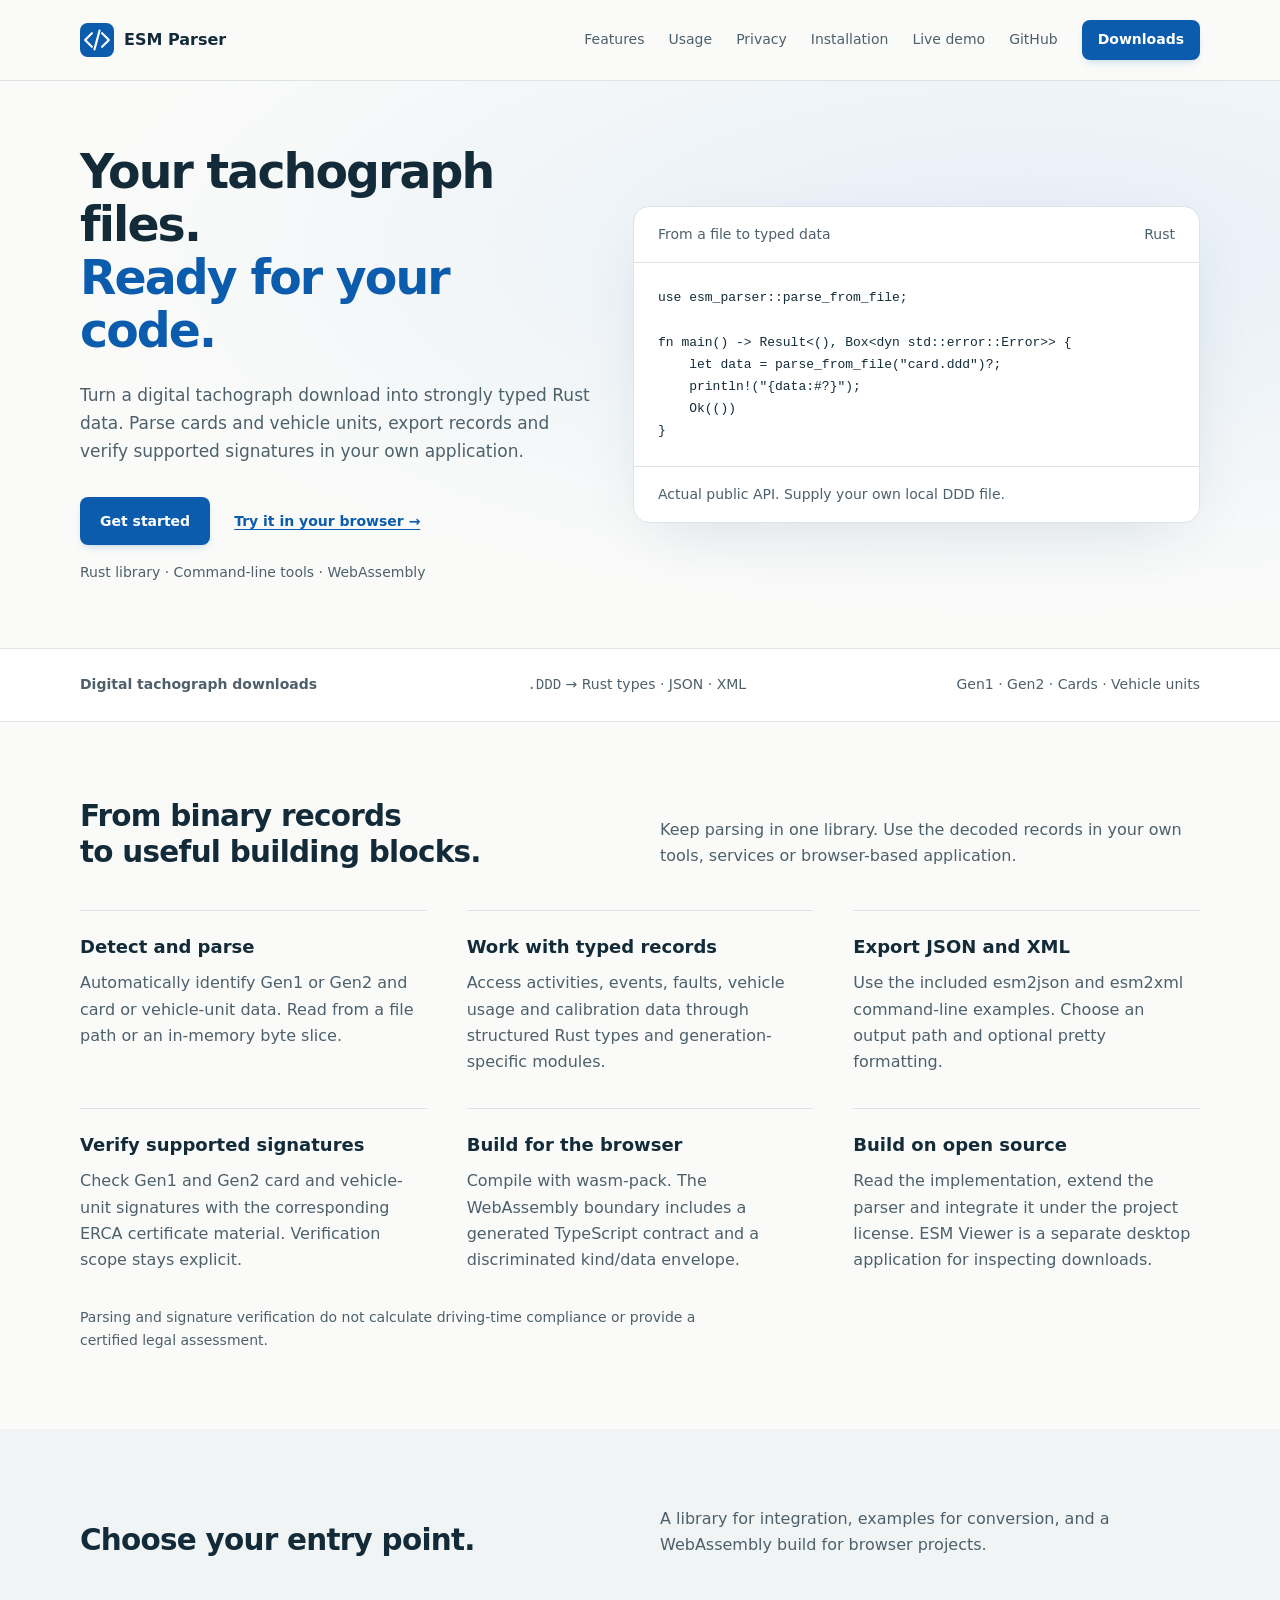
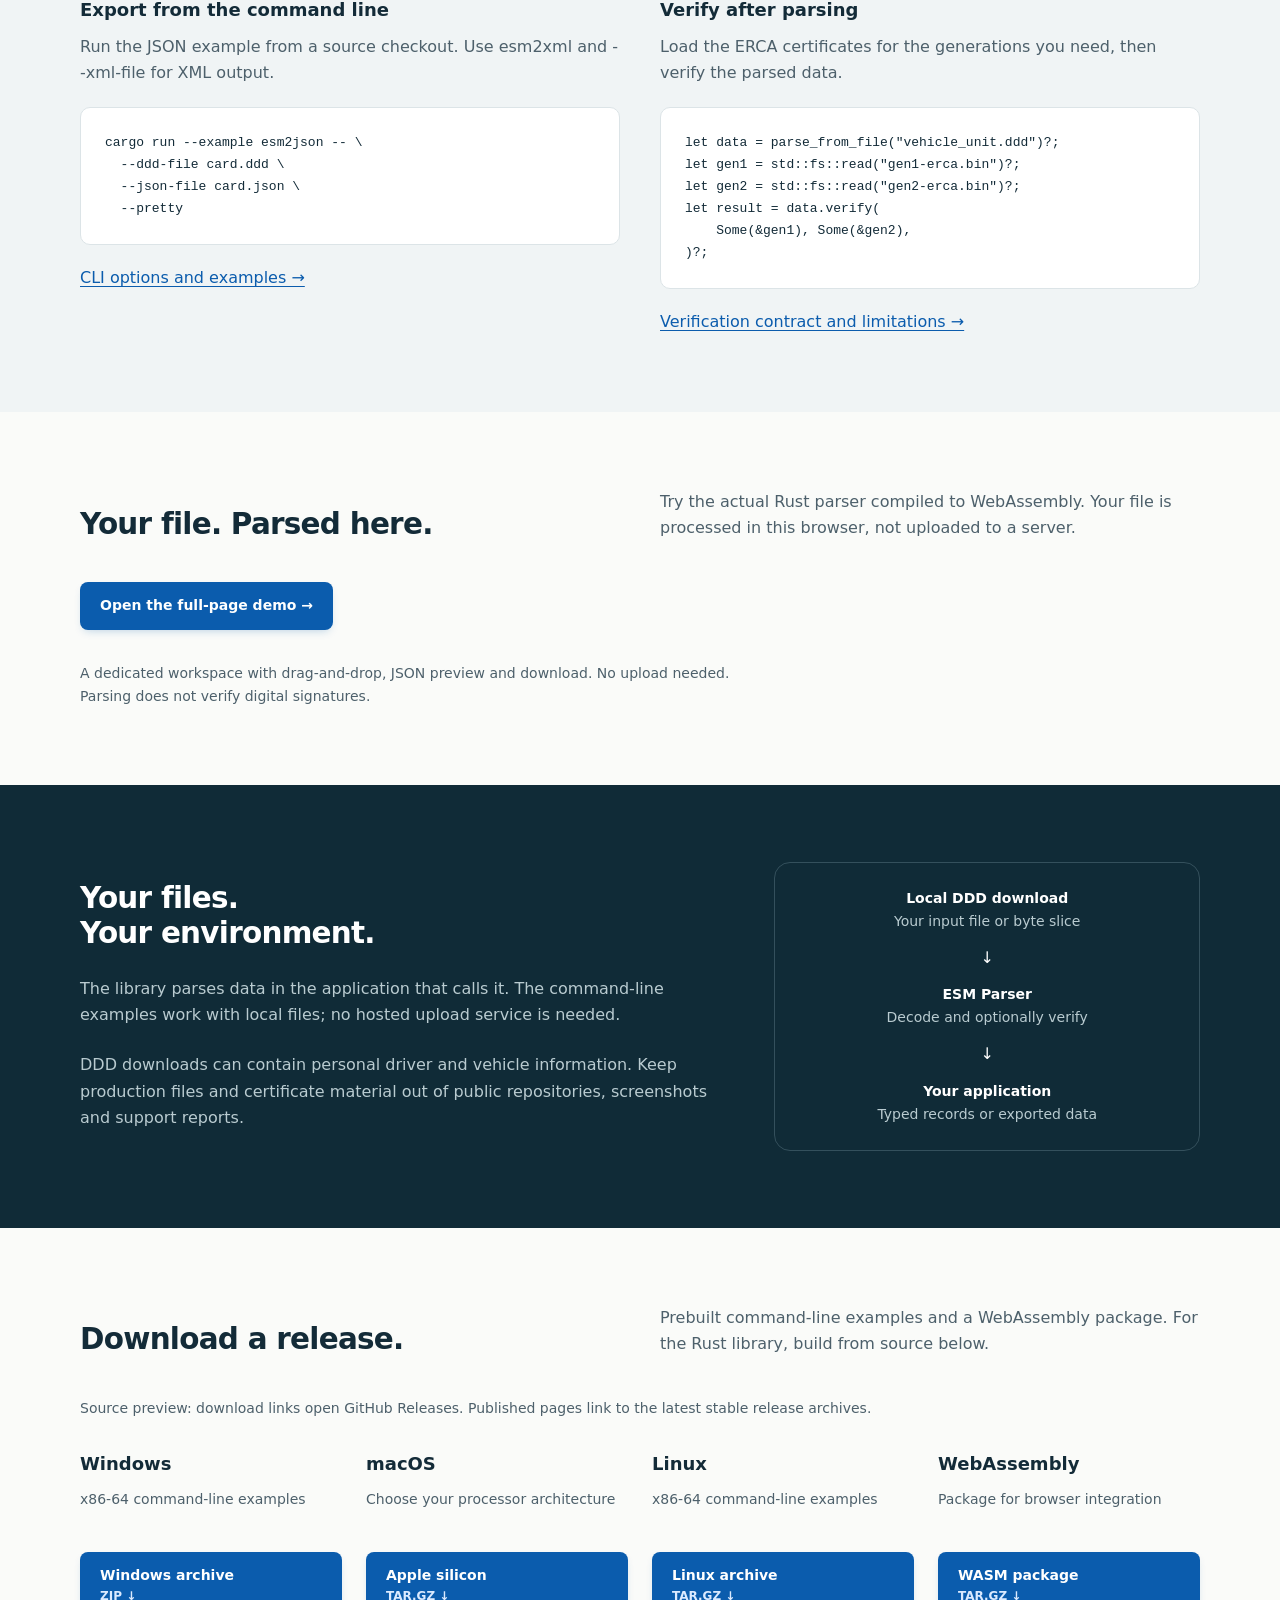
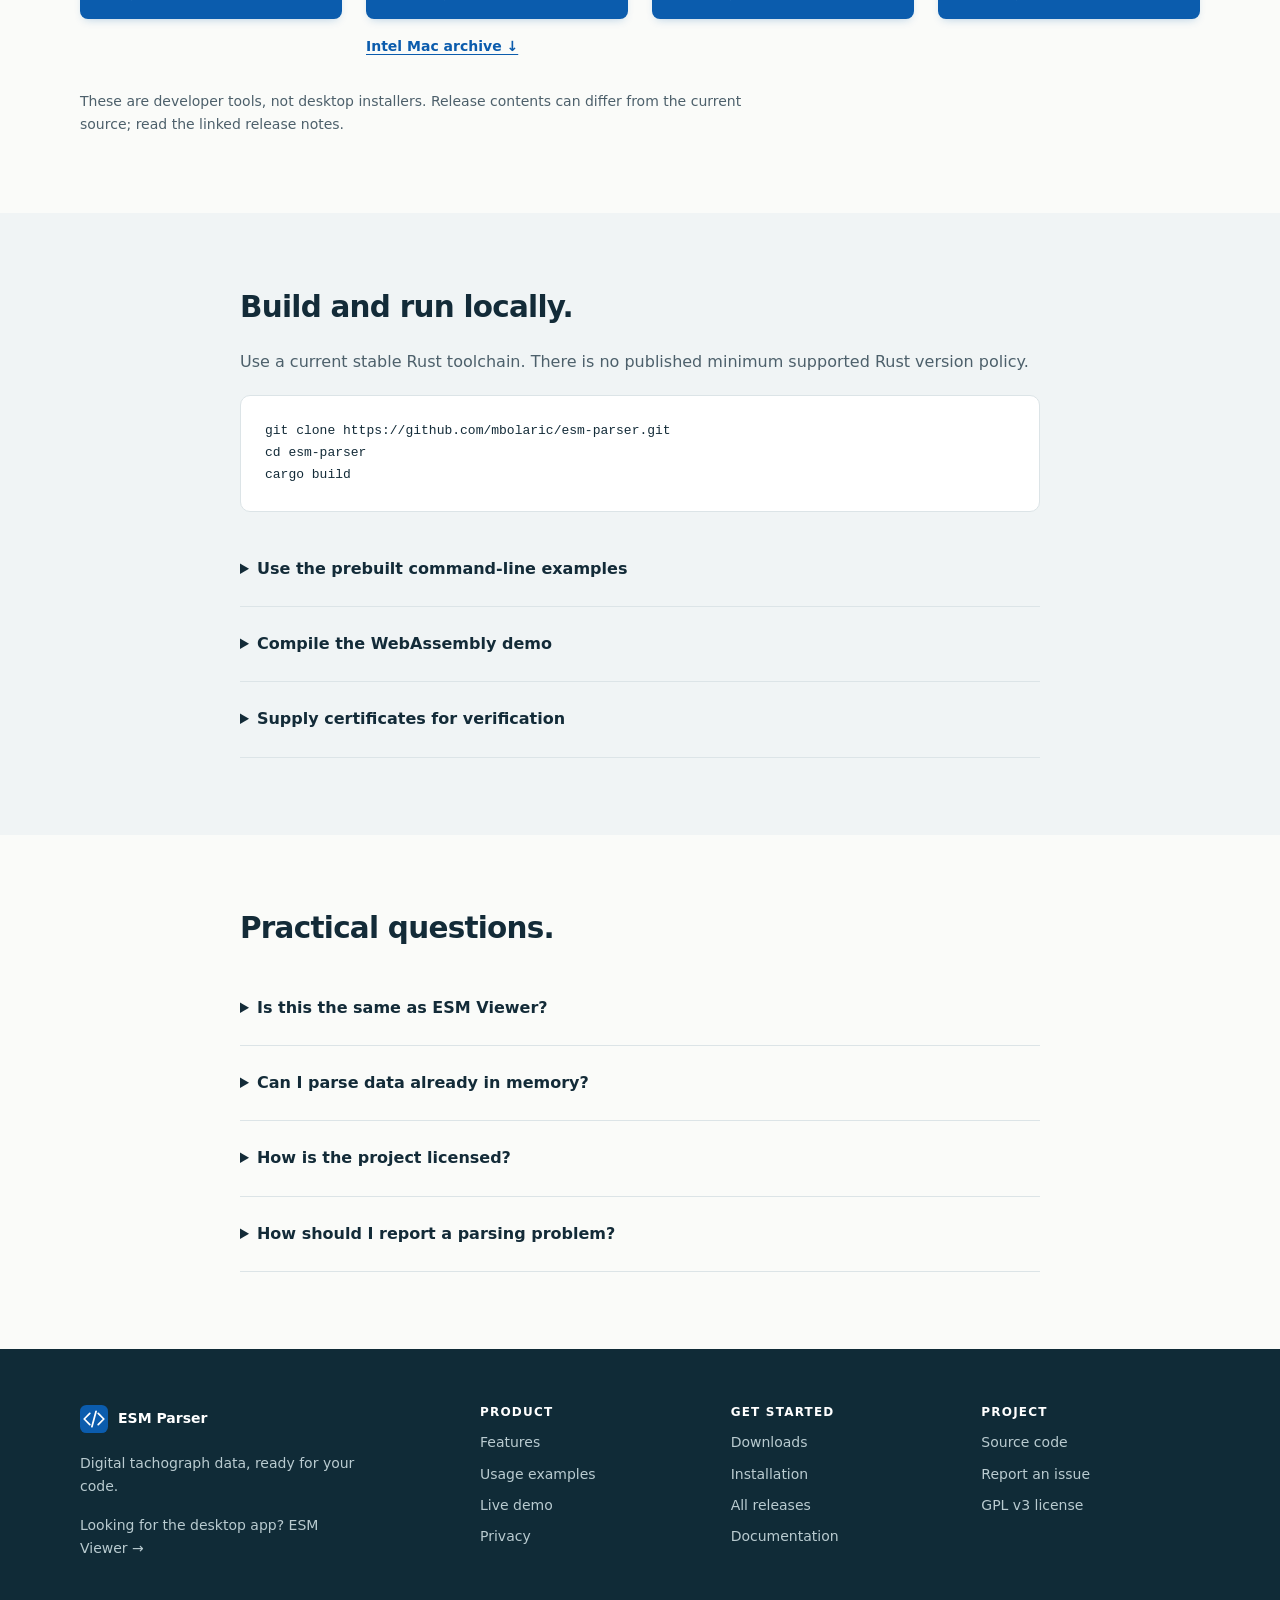
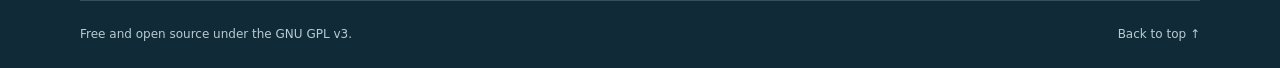
<file: docs/site/index.html>
<!doctype html>
<html lang="en">
    <head>
        <meta charset="UTF-8" />
        <meta name="viewport" content="width=device-width, initial-scale=1" />
        <meta name="color-scheme" content="light" />
        <title>ESM Parser | Digital tachograph data, ready for your code.</title>
        <meta name="description" content="Parse Gen1 and Gen2 digital tachograph DDD files in Rust. Export JSON or XML, verify supported signatures, and build for WebAssembly." />
        <link rel="canonical" href="https://mbolaric.github.io/esm-parser/" />
        <meta property="og:type" content="website" />
        <meta property="og:title" content="ESM Parser | Digital tachograph data, ready for your code." />
        <meta property="og:description" content="An open-source Rust library and command-line examples for parsing and verifying digital tachograph downloads." />
        <meta property="og:url" content="https://mbolaric.github.io/esm-parser/" />
        <meta name="twitter:card" content="summary" />
        <link rel="icon" type="image/svg+xml" href="./assets/icon.svg" />
        <link rel="stylesheet" href="./assets/site.css" />
        <script src="./assets/site.js" defer></script>
    </head>
    <body>
        <!--
        THESIS: Make the parser's typed-data workflow visible, not a desktop-app promise.
        OWN-WORLD: ESM Viewer's pale canvas, blue actions, dark ink and rounded controls.
        STORY: Understand supported parsing, inspect real API usage, then build or download.
        FIRST VIEWPORT: Two-column introduction and Rust example, with Get started on the left.
        FORM: User-pinned sibling-site structure; code replaces Viewer screenshots.
        -->
        <a class="site-skip" href="#main">Skip to content</a>
        <header class="site-header">
            <div class="site-container header-inner">
                <a class="site-brand" href="#top"><img src="./assets/icon.svg" width="34" height="34" alt="" />ESM Parser</a>
                <button class="mobile-menu" id="menu-toggle" aria-expanded="false" aria-controls="site-navigation" hidden>Menu</button>
                <nav id="site-navigation" aria-label="Main navigation">
                    <a href="#features">Features</a>
                    <a href="#usage">Usage</a>
                    <a href="#privacy">Privacy</a>
                    <a href="#installation">Installation</a>
                    <a href="./demo.html">Live demo</a>
                    <a href="https://github.com/mbolaric/esm-parser">GitHub</a>
                    <a class="site-button small-button" href="#download">Downloads</a>
                </nav>
            </div>
        </header>
        <main id="main" tabindex="-1">
            <section class="hero" id="top" aria-labelledby="hero-title">
                <div class="site-container hero-grid">
                    <div>
                        <h1 id="hero-title">Your tachograph files.<br /><span>Ready for your code.</span></h1>
                        <p class="hero-description">Turn a digital tachograph download into strongly typed Rust data. Parse cards and vehicle units, export records and verify supported signatures in your own application.</p>
                        <div class="hero-actions">
                            <a class="site-button" href="#installation">Get started</a>
                            <a class="site-text-link" href="./demo.html">Try it in your browser &rarr;</a>
                        </div>
                        <p class="hero-platforms">Rust library &middot; Command-line tools &middot; WebAssembly</p>
                    </div>
                    <figure class="code-preview">
                        <div class="code-heading"><span>From a file to typed data</span><span>Rust</span></div>
                        <pre><code>use esm_parser::parse_from_file;

fn main() -&gt; Result&lt;(), Box&lt;dyn std::error::Error&gt;&gt; {
    let data = parse_from_file("card.ddd")?;
    println!("{data:#?}");
    Ok(())
}</code></pre>
                        <figcaption>Actual public API. Supply your own local DDD file.</figcaption>
                    </figure>
                </div>
            </section>
            <div class="format-strip">
                <div class="site-container format-inner">
                    <strong>Digital tachograph downloads</strong>
                    <p><code>.DDD</code> &rarr; Rust types &middot; JSON &middot; XML</p>
                    <span>Gen1 &middot; Gen2 &middot; Cards &middot; Vehicle units</span>
                </div>
            </div>
            <section class="site-section" id="features" aria-labelledby="features-title">
                <div class="site-container">
                    <div class="section-heading">
                        <h2 id="features-title">From binary records<br />to useful building blocks.</h2>
                        <p>Keep parsing in one library. Use the decoded records in your own tools, services or browser-based application.</p>
                    </div>
                    <div class="feature-grid">
                        <article><h3>Detect and parse</h3><p>Automatically identify Gen1 or Gen2 and card or vehicle-unit data. Read from a file path or an in-memory byte slice.</p></article>
                        <article><h3>Work with typed records</h3><p>Access activities, events, faults, vehicle usage and calibration data through structured Rust types and generation-specific modules.</p></article>
                        <article><h3>Export JSON and XML</h3><p>Use the included esm2json and esm2xml command-line examples. Choose an output path and optional pretty formatting.</p></article>
                        <article><h3>Verify supported signatures</h3><p>Check Gen1 and Gen2 card and vehicle-unit signatures with the corresponding ERCA certificate material. Verification scope stays explicit.</p></article>
                        <article><h3>Build for the browser</h3><p>Compile with wasm-pack. The WebAssembly boundary includes a generated TypeScript contract and a discriminated kind/data envelope.</p></article>
                        <article><h3>Build on open source</h3><p>Read the implementation, extend the parser and integrate it under the project license. ESM Viewer is a separate desktop application for inspecting downloads.</p></article>
                    </div>
                    <p class="qualification">Parsing and signature verification do not calculate driving-time compliance or provide a certified legal assessment.</p>
                </div>
            </section>
            <section class="site-section soft-section" id="usage" aria-labelledby="usage-title">
                <div class="site-container">
                    <div class="section-heading">
                        <h2 id="usage-title">Choose your entry point.</h2>
                        <p>A library for integration, examples for conversion, and a WebAssembly build for browser projects.</p>
                    </div>
                    <div class="example-grid">
                        <article>
                            <h3>Export from the command line</h3>
                            <p>Run the JSON example from a source checkout. Use esm2xml and --xml-file for XML output.</p>
                            <pre><code>cargo run --example esm2json -- \
  --ddd-file card.ddd \
  --json-file card.json \
  --pretty</code></pre>
                            <a href="https://github.com/mbolaric/esm-parser#export-with-the-example-clis">CLI options and examples &rarr;</a>
                        </article>
                        <article>
                            <h3>Verify after parsing</h3>
                            <p>Load the ERCA certificates for the generations you need, then verify the parsed data.</p>
                            <pre><code>let data = parse_from_file("vehicle_unit.ddd")?;
let gen1 = std::fs::read("gen1-erca.bin")?;
let gen2 = std::fs::read("gen2-erca.bin")?;
let result = data.verify(
    Some(&amp;gen1), Some(&amp;gen2),
)?;</code></pre>
                            <a href="https://github.com/mbolaric/esm-parser/blob/master/docs/gen2-signature-impl-reference.md">Verification contract and limitations &rarr;</a>
                        </article>
                    </div>
                </div>
            </section>
            <section class="site-section" id="demo" aria-labelledby="demo-title">
                <div class="site-container">
                    <div class="section-heading">
                        <h2 id="demo-title">Your file. Parsed here.</h2>
                        <p>Try the actual Rust parser compiled to WebAssembly. Your file is processed in this browser, not uploaded to a server.</p>
                    </div>
                    <a class="site-button" href="./demo.html">Open the full-page demo &rarr;</a>
                    <p class="qualification">A dedicated workspace with drag-and-drop, JSON preview and download. No upload needed. Parsing does not verify digital signatures.</p>
                </div>
            </section>
            <section class="site-section privacy-section" id="privacy" aria-labelledby="privacy-title">
                <div class="site-container privacy-grid">
                    <div>
                        <h2 id="privacy-title">Your files.<br />Your environment.</h2>
                        <p>The library parses data in the application that calls it. The command-line examples work with local files; no hosted upload service is needed.</p>
                        <p>DDD downloads can contain personal driver and vehicle information. Keep production files and certificate material out of public repositories, screenshots and support reports.</p>
                    </div>
                    <div class="privacy-flow" aria-label="Parser workflow">
                        <p><strong>Local DDD download</strong><br />Your input file or byte slice</p>
                        <span aria-hidden="true">&darr;</span>
                        <p><strong>ESM Parser</strong><br />Decode and optionally verify</p>
                        <span aria-hidden="true">&darr;</span>
                        <p><strong>Your application</strong><br />Typed records or exported data</p>
                    </div>
                </div>
            </section>
            <section class="site-section" id="download" aria-labelledby="download-title">
                <div class="site-container">
                    <div class="section-heading">
                        <h2 id="download-title">Download a release.</h2>
                        <p>Prebuilt command-line examples and a WebAssembly package. For the Rust library, build from source below.</p>
                    </div>
                    <p id="release-status">Source preview: download links open GitHub Releases. Published pages link to the latest stable release archives.</p>
                    <div class="download-grid">
                        <article><h3>Windows</h3><p>x86-64 command-line examples</p><a class="site-button" data-release-asset="windows" href="https://github.com/mbolaric/esm-parser/releases/latest">Windows archive <span>ZIP &darr;</span></a></article>
                        <article><h3>macOS</h3><p>Choose your processor architecture</p><a class="site-button" data-release-asset="macos-arm64" href="https://github.com/mbolaric/esm-parser/releases/latest">Apple silicon <span>TAR.GZ &darr;</span></a><a class="site-text-link" data-release-asset="macos-x86_64" href="https://github.com/mbolaric/esm-parser/releases/latest">Intel Mac archive &darr;</a></article>
                        <article><h3>Linux</h3><p>x86-64 command-line examples</p><a class="site-button" data-release-asset="linux" href="https://github.com/mbolaric/esm-parser/releases/latest">Linux archive <span>TAR.GZ &darr;</span></a></article>
                        <article><h3>WebAssembly</h3><p>Package for browser integration</p><a class="site-button" data-release-asset="wasm" href="https://github.com/mbolaric/esm-parser/releases/latest">WASM package <span>TAR.GZ &darr;</span></a></article>
                    </div>
                    <p class="qualification">These are developer tools, not desktop installers. Release contents can differ from the current source; read the linked release notes.</p>
                </div>
            </section>
            <section class="site-section soft-section" id="installation" aria-labelledby="installation-title">
                <div class="site-container narrow">
                    <h2 id="installation-title">Build and run locally.</h2>
                    <p>Use a current stable Rust toolchain. There is no published minimum supported Rust version policy.</p>
                    <pre><code>git clone https://github.com/mbolaric/esm-parser.git
cd esm-parser
cargo build</code></pre>
                    <details><summary>Use the prebuilt command-line examples</summary><p>Extract the archive for your platform. Open a terminal in the extracted directory and run <code>./esm2json --help</code> or <code>./esm2xml --help</code>. On Windows, use <code>.\esm2json.exe --help</code>. If an extracted Unix executable lacks permission, run <code>chmod +x esm2json esm2xml</code>. Only run binaries from a source you trust.</p></details>
                    <details><summary>Compile the WebAssembly demo</summary><p>Try the <a href="./demo.html">full-page demo</a>, or build the standalone example locally. From the repository root, install wasm-pack and run the build script. It regenerates the TypeScript contract before building the browser package.</p><pre><code>cargo install wasm-pack
./scripts/build-wasm.sh --release
python3 -m http.server 8090</code></pre><p>Open <a href="http://127.0.0.1:8090/examples/web/">http://127.0.0.1:8090/examples/web/</a>. Serve the repository root, not examples/web: the standalone example loads the generated pkg directory. The full-page demo loads the parser only after you select a file.</p></details>
                    <details><summary>Supply certificates for verification</summary><p>A Gen1 ERCA value must be exactly 144 bytes; a Gen2 ERCA CVC must be exactly 205 bytes. Pass the corresponding <code>--erca-gen1-file</code> and <code>--erca-gen2-file</code> options to an exporter. Parsing alone does not verify signatures.</p><p>Company and Control Gen2 applications do not have a signed elementary-file verification path. Combined Driver and Workshop cards are verified separately by generation. See the <a href="https://github.com/mbolaric/esm-parser/blob/master/docs/gen2-signature-impl-reference.md">full verification reference</a> for certificate chains, rollover and supported scopes.</p></details>
                </div>
            </section>
            <section class="site-section" aria-labelledby="faq-title">
                <div class="site-container narrow">
                    <h2 id="faq-title">Practical questions.</h2>
                    <details><summary>Is this the same as ESM Viewer?</summary><p>No. ESM Parser is a Rust parsing library with CLI examples and WebAssembly support. <a href="https://mbolaric.github.io/esm-viewer/">ESM Viewer</a> is the separate desktop application for exploring tachograph records through a graphical interface.</p></details>
                    <details><summary>Can I parse data already in memory?</summary><p>Yes. Use <code>parse_from_memory</code> with a byte slice. Both it and <code>parse_from_file</code> return <code>TachographData</code>, distinguishing Gen1/Gen2 and card/vehicle-unit results.</p></details>
                    <details><summary>How is the project licensed?</summary><p>ESM Parser is open source. Review the <a href="https://github.com/mbolaric/esm-parser/blob/master/LICENSE">project license</a> before integrating or distributing it.</p></details>
                    <details><summary>How should I report a parsing problem?</summary><p><a href="https://github.com/mbolaric/esm-parser/issues">Open a GitHub issue</a> with the version, command or API call, and a redacted error. Do not attach personal DDD downloads or certificate material. The fixture-backed integration tests are ignored by default so private files can stay local.</p></details>
                </div>
            </section>
        </main>
        <footer class="site-footer">
            <div class="site-container">
                <div class="footer-main">
                    <div class="footer-about">
                        <a class="site-brand" href="#top"><img src="./assets/icon.svg" width="28" height="28" alt="" /><span>ESM Parser</span></a>
                        <p>Digital tachograph data, ready for your code.</p>
                        <a class="footer-viewer-link" href="https://mbolaric.github.io/esm-viewer/">Looking for the desktop app? ESM Viewer &rarr;</a>
                    </div>
                    <nav class="footer-links" aria-label="Footer navigation">
                        <div>
                            <h2>Product</h2>
                            <ul>
                                <li><a href="#features">Features</a></li>
                                <li><a href="#usage">Usage examples</a></li>
                                <li><a href="./demo.html">Live demo</a></li>
                                <li><a href="#privacy">Privacy</a></li>
                            </ul>
                        </div>
                        <div>
                            <h2>Get started</h2>
                            <ul>
                                <li><a href="#download">Downloads</a></li>
                                <li><a href="#installation">Installation</a></li>
                                <li><a href="https://github.com/mbolaric/esm-parser/releases">All releases</a></li>
                                <li><a href="https://github.com/mbolaric/esm-parser/blob/master/README.md">Documentation</a></li>
                            </ul>
                        </div>
                        <div>
                            <h2>Project</h2>
                            <ul>
                                <li><a href="https://github.com/mbolaric/esm-parser">Source code</a></li>
                                <li><a href="https://github.com/mbolaric/esm-parser/issues">Report an issue</a></li>
                                <li><a href="https://github.com/mbolaric/esm-parser/blob/master/LICENSE">GPL v3 license</a></li>
                            </ul>
                        </div>
                    </nav>
                </div>
                <div class="footer-bottom">
                    <p>Free and open source under the GNU GPL v3.</p>
                    <a href="#top">Back to top <span aria-hidden="true">&uarr;</span></a>
                </div>
            </div>
        </footer>
    </body>
</html>
</file>
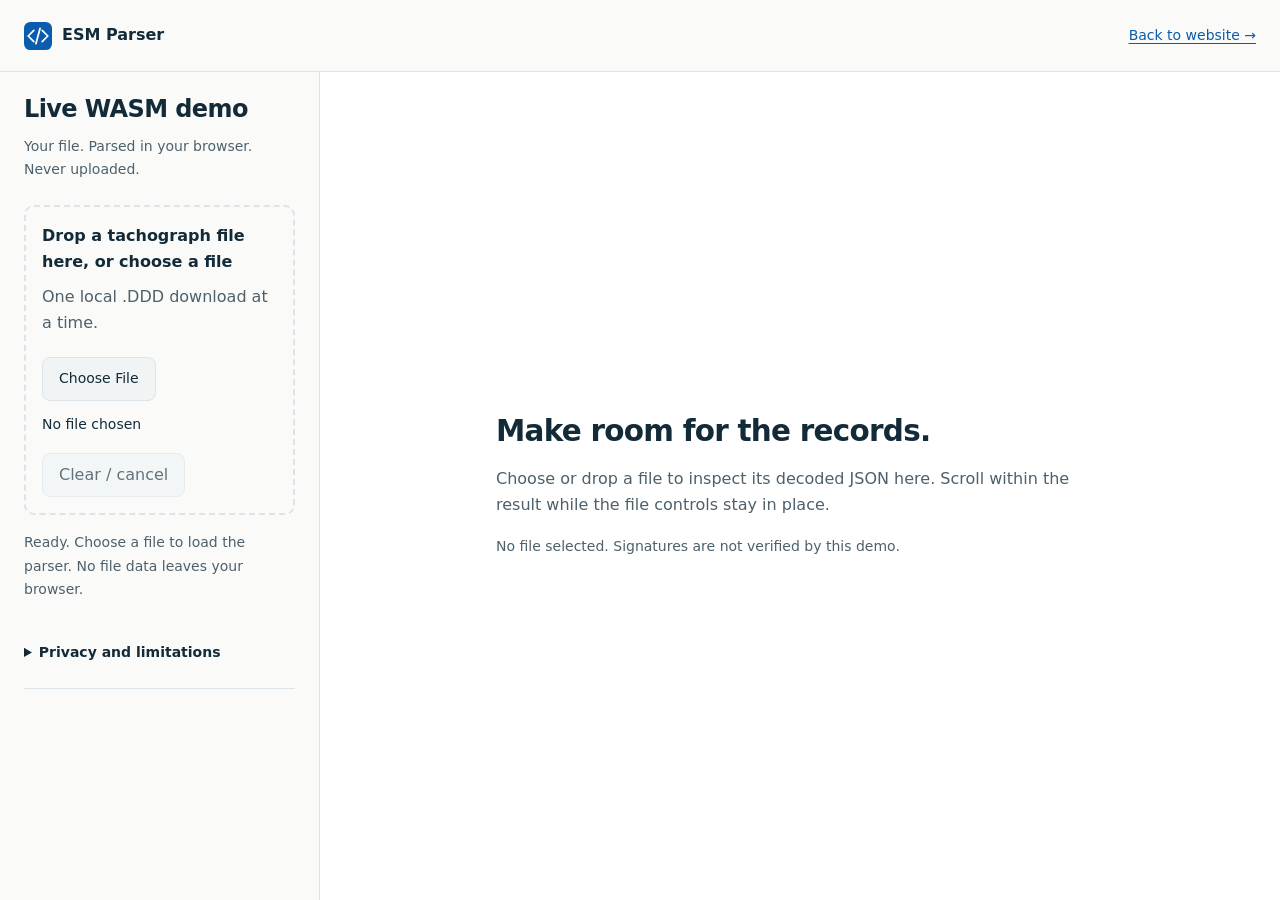
<file: docs/site/demo.html>
<!doctype html>
<html lang="en">
    <head>
        <meta charset="UTF-8" />
        <meta name="viewport" content="width=device-width, initial-scale=1" />
        <meta name="color-scheme" content="light" />
        <title>Live WASM demo | ESM Parser</title>
        <meta name="description" content="Parse a local tachograph download in your browser with ESM Parser WebAssembly. Inspect and download decoded JSON without uploading your file." />
        <link rel="icon" type="image/svg+xml" href="./assets/icon.svg" />
        <link rel="stylesheet" href="./assets/site.css" />
        <link rel="stylesheet" href="./assets/demo-page.css" />
        <script type="module" src="./assets/demo.js"></script>
    </head>
    <body class="demo-page">
        <a class="site-skip" href="#demo-output-panel">Skip to results</a>
        <header class="demo-header">
            <a class="site-brand" href="./index.html"><img src="./assets/icon.svg" width="28" height="28" alt="" /><span>ESM Parser</span></a>
            <a href="./index.html">Back to website &rarr;</a>
        </header>
        <main class="demo-layout" id="demo-workspace" aria-busy="false">
            <aside class="demo-sidebar" aria-labelledby="demo-title">
                <h1 id="demo-title">Live WASM demo</h1>
                <p class="demo-intro">Your file. Parsed in your browser. Never uploaded.</p>
                <div class="demo-controls" id="demo-dropzone">
                    <label for="demo-file">Drop a tachograph file here, or choose a file</label>
                    <p id="demo-help">One local .DDD download at a time.</p>
                    <input type="file" id="demo-file" accept=".ddd,.tgd,.v1b,.c1b,.esm" aria-describedby="demo-help demo-status" disabled />
                    <button class="demo-clear" id="demo-clear" type="button" disabled>Clear / cancel</button>
                </div>
                <p class="demo-status" id="demo-status" role="status" aria-live="polite">The demo requires JavaScript, WebAssembly and an HTTP server. Build the site to include the parser package.</p>
                <p class="demo-error" id="demo-error" role="alert" hidden></p>
                <details class="demo-privacy">
                    <summary>Privacy and limitations</summary>
                    <p>Parsing does not verify signatures. Results can contain personal driver and vehicle data. Nothing is saved to browser storage; clear the demo to release the result. Keep downloaded JSON private.</p>
                    <p>Large files depend on available browser memory. Cancel at any time, or use the native CLI.</p>
                </details>
            </aside>
            <section class="demo-output-panel" id="demo-output-panel" aria-label="Parser results" tabindex="-1">
                <div id="demo-result" hidden>
                    <div class="demo-result-heading">
                        <div><h2>Decoded JSON</h2><p id="demo-summary"></p></div>
                        <a class="site-button" id="demo-download">Download JSON &darr;</a>
                    </div>
                    <div class="demo-search">
                        <label for="demo-search">Search JSON</label>
                        <input id="demo-search" type="search" placeholder="Search keys and values..." aria-describedby="demo-preview-note" disabled />
                    </div>
                    <div class="demo-output json-tree" id="demo-output" tabindex="0" role="region" aria-label="Parsed JSON tree"></div>
                    <p class="demo-note" id="demo-preview-note" role="status" aria-live="polite"></p>
                </div>
                <div class="demo-empty">
                    <h2>Make room for the records.</h2>
                    <p>Choose or drop a file to inspect its decoded JSON here. Scroll within the result while the file controls stay in place.</p>
                    <p>No file selected. Signatures are not verified by this demo.</p>
                </div>
            </section>
        </main>
    </body>
</html>
</file>
<file: docs/site/assets/site.css>
:root {
    color-scheme: light;
    --site-canvas: #fafbf9;
    --site-ink: #132b38;
    --site-muted: #4d606b;
    --site-blue: #0b5cad;
    --site-blue-hover: #094b8f;
    --site-line: #dce4e7;
    --site-soft: #f0f4f5;
    --site-dark: #102b37;
    --site-dark-muted: #b9cbd0;
    --site-width: 76rem;
    --site-gutter: clamp(1.25rem, 4vw, 3rem);
    --site-section: clamp(3.5rem, 6vw, 5.5rem);
}
* { box-sizing: border-box; }
html { scroll-padding-block-start: 6rem; }
body { margin: 0; background: var(--site-canvas); color: var(--site-ink); font-family: system-ui, -apple-system, BlinkMacSystemFont, "Segoe UI", sans-serif; font-size: 1rem; line-height: 1.65; }
h1, h2, h3, p, figure { margin: 0; }
h1, h2, h3 { text-wrap: balance; }
h1 { font-size: clamp(2rem, 3.7vw, 3.25rem); font-weight: 680; letter-spacing: -0.04em; line-height: 1.12; }
h1 span { color: var(--site-blue); }
h2 { font-size: clamp(1.5rem, 2.3vw, 2rem); letter-spacing: -0.025em; line-height: 1.2; }
h3 { font-size: 1.125rem; line-height: 1.3; }
a { color: var(--site-blue); text-underline-offset: 0.2em; }
a:hover { text-decoration: none; }
:focus-visible { outline: 3px solid var(--site-blue); outline-offset: 4px; }
[hidden] { display: none !important; }
.site-container { width: min(100%, var(--site-width)); margin-inline: auto; padding-inline: var(--site-gutter); }
.site-skip { position: fixed; top: 0.75rem; left: 1rem; z-index: 30; padding: 0.75rem 1rem; background: var(--site-blue); color: white; border-radius: 0.5rem; transform: translateY(-200%); }
.site-skip:focus { transform: none; }
.site-header { position: sticky; top: 0; z-index: 20; background: var(--site-canvas); border-bottom: 1px solid var(--site-line); }
.header-inner { min-height: 5rem; display: flex; justify-content: space-between; align-items: center; gap: 1.5rem; }
.site-brand { display: inline-flex; align-items: center; gap: 0.625rem; color: var(--site-ink); font-weight: 650; white-space: nowrap; text-decoration: none; }
#site-navigation { display: flex; align-items: center; gap: 1.5rem; font-size: 0.875rem; }
#site-navigation a:not(.site-button) { color: var(--site-muted); text-decoration: none; }
#site-navigation a:hover { color: var(--site-blue); }
.site-button { display: inline-flex; align-items: center; justify-content: center; gap: 1rem; min-height: 3rem; padding: 0.75rem 1.25rem; border-radius: 0.5rem; background: var(--site-blue); color: white; font-size: 0.875rem; font-weight: 650; text-decoration: none; box-shadow: 0 4px 10px -4px #0b5cad4d; transition: background 140ms ease; }
.site-button:hover, #site-navigation .site-button:hover { background: var(--site-blue-hover); color: white; }
.small-button { min-height: 2.5rem; padding: 0.5rem 1rem; }
.site-text-link { font-size: 0.875rem; font-weight: 650; }
.hero { padding-block: clamp(2.5rem, 5vw, 4.5rem); background: radial-gradient(ellipse at 80% 30%, #e6eef7, transparent 65%); }
.hero-grid { display: grid; grid-template-columns: minmax(0, 0.95fr) minmax(0, 1.05fr); align-items: center; gap: 2.5rem; }
.hero-description { max-width: 39rem; color: var(--site-muted); font-size: 1.0625rem; margin-block: 1.5rem 2rem; }
.hero-actions { display: flex; align-items: center; flex-wrap: wrap; gap: 1.5rem; }
.hero-platforms { color: var(--site-muted); font-size: 0.875rem; margin-top: 1rem; }
.code-preview { min-width: 0; background: white; border: 1px solid var(--site-line); border-radius: 1rem; box-shadow: 0 20px 64px -24px #193e582b; overflow: hidden; }
.code-heading { display: flex; justify-content: space-between; gap: 1rem; padding: 1rem 1.5rem; border-bottom: 1px solid var(--site-line); font-size: 0.875rem; color: var(--site-muted); }
pre { max-width: 100%; overflow-x: auto; padding: 1.5rem; margin-block: 1.25rem; border: 1px solid var(--site-line); border-radius: 0.625rem; background: white; color: var(--site-ink); font-size: 0.8125rem; line-height: 1.7; }
code { font-family: ui-monospace, "Cascadia Code", "Source Code Pro", Menlo, Consolas, monospace; }
.code-preview pre { margin: 0; border: 0; border-radius: 0; }
.code-preview figcaption { padding: 1rem 1.5rem; color: var(--site-muted); font-size: 0.875rem; border-top: 1px solid var(--site-line); }
.format-strip { padding-block: 1.5rem; border-block: 1px solid var(--site-line); background: white; color: var(--site-muted); font-size: 0.875rem; }
.format-inner { display: flex; justify-content: space-between; flex-wrap: wrap; gap: 1rem; }
.site-section { padding-block: var(--site-section); }
.section-heading { display: grid; grid-template-columns: 1fr 1fr; align-items: end; gap: 2.5rem; margin-bottom: 2.5rem; }
.section-heading p { max-width: 65ch; color: var(--site-muted); }
.feature-grid { display: grid; grid-template-columns: repeat(3, minmax(0, 1fr)); gap: 2rem 2.5rem; }
.feature-grid article { border-top: 1px solid var(--site-line); padding-top: 1.5rem; }
article p { margin-top: 0.75rem; color: var(--site-muted); }
.qualification { margin-top: 2rem; color: var(--site-muted); font-size: 0.875rem; max-width: 75ch; }
.soft-section { background: var(--site-soft); }
.example-grid { display: grid; grid-template-columns: repeat(2, minmax(0, 1fr)); gap: 2.5rem; }
.example-grid article { min-width: 0; }
.demo-controls { border: 2px dashed var(--site-line); border-radius: 0.625rem; padding: 1rem; margin-bottom: 1rem; }
.demo-controls[data-dragging="true"] { border-color: var(--site-blue); background: #e9f2ff; }
.demo-controls label { display: block; font-weight: 650; }
.demo-controls p { max-width: 65ch; color: var(--site-muted); margin-block: 0.5rem 1.25rem; }
.demo-controls input { max-width: 100%; font: inherit; color: var(--site-ink); }
.demo-controls input::file-selector-button, .demo-clear { font: inherit; min-height: 2.75rem; padding: 0.5rem 1rem; border: 1px solid var(--site-line); border-radius: 0.5rem; background: var(--site-soft); color: var(--site-ink); cursor: pointer; }
.demo-controls input::file-selector-button { margin-right: 1rem; }
.demo-clear { margin-block: 1rem; }
.demo-controls input:disabled, .demo-clear:disabled { opacity: 0.65; cursor: not-allowed; }
.demo-clear:not(:disabled):hover, .demo-controls input:not(:disabled)::file-selector-button:hover { background: var(--site-line); }
.demo-status, .demo-note { color: var(--site-muted); font-size: 0.875rem; }
.demo-error { color: #922b21; background: #fff0ed; padding: 1rem; border-radius: 0.5rem; margin-top: 1rem; overflow-wrap: anywhere; }
.demo-result-heading { display: flex; justify-content: space-between; align-items: center; flex-wrap: wrap; gap: 1rem; border-top: 1px solid var(--site-line); margin-top: 1.5rem; padding-top: 1.5rem; }
.demo-result-heading p { color: var(--site-muted); font-size: 0.875rem; margin-top: 0.5rem; overflow-wrap: anywhere; }
.demo-output { max-height: 32rem; white-space: pre; background: var(--site-canvas); }
.privacy-section { background: var(--site-dark); color: white; }
.privacy-grid { display: grid; grid-template-columns: 1.2fr 0.8fr; gap: 3.5rem; align-items: center; }
.privacy-grid p { max-width: 65ch; margin-top: 1.5rem; color: var(--site-dark-muted); }
.privacy-flow { border: 1px solid #34505c; border-radius: 1rem; padding: 1.5rem; text-align: center; }
.privacy-flow p { margin: 0; font-size: 0.875rem; }
.privacy-flow strong { color: white; }
.privacy-flow span { display: block; margin-block: 0.75rem; }
#release-status { color: var(--site-muted); margin-bottom: 2rem; font-size: 0.875rem; }
.download-grid { display: grid; grid-template-columns: repeat(4, minmax(0, 1fr)); gap: 1.5rem; }
.download-grid article { min-width: 0; }
.download-grid p { font-size: 0.875rem; min-height: 3rem; }
.download-grid .site-button { width: 100%; flex-direction: column; align-items: flex-start; gap: 0; margin-top: 1rem; }
.download-grid .site-button span { font-size: 0.75rem; color: #dbeaff; }
.download-grid .site-text-link { display: block; margin-top: 1rem; }
.package-unavailable { display: block; margin-top: 1rem; color: var(--site-muted); font-size: 0.875rem; }
.narrow { max-width: 56rem; }
.narrow > p { margin-top: 1.5rem; color: var(--site-muted); }
details { border-bottom: 1px solid var(--site-line); padding-block: 1rem; }
h2 + details { margin-top: 1.5rem; }
summary { padding-block: 0.5rem; cursor: pointer; font-weight: 650; }
summary:hover { color: var(--site-blue); }
details p { margin-top: 1rem; color: var(--site-muted); }
details code:not(pre code) { overflow-wrap: anywhere; }
.site-footer { padding-block: 3.5rem 1.5rem; background: var(--site-dark); color: var(--site-dark-muted); font-size: 0.875rem; }
.site-footer a { color: var(--site-dark-muted); text-decoration: none; }
.site-footer a:hover { color: white; text-decoration: underline; }
.site-footer :focus-visible { outline-color: white; }
.site-footer .site-brand { color: white; }
.footer-main { display: grid; grid-template-columns: minmax(0, 1fr) minmax(0, 2fr); gap: 2.5rem; padding-bottom: 2.5rem; }
.footer-about p { margin-top: 0.75rem; max-width: 18rem; }
.footer-viewer-link { display: inline-block; margin-top: 1rem; max-width: 18rem; }
.footer-links { display: grid; grid-template-columns: repeat(3, minmax(0, 1fr)); gap: 2rem; }
.footer-links h2 { font-size: 0.75rem; font-weight: 650; letter-spacing: 0.1em; text-transform: uppercase; color: white; margin-bottom: 0.75rem; }
.footer-links ul { list-style: none; display: grid; gap: 0.5rem; padding: 0; margin: 0; }
.footer-bottom { display: flex; justify-content: space-between; align-items: center; flex-wrap: wrap; gap: 0.75rem; padding-top: 1.5rem; border-top: 1px solid #34505c; font-size: 0.75rem; }
.mobile-menu { font: inherit; padding: 0.5rem 1rem; min-height: 2.75rem; border: 1px solid var(--site-line); border-radius: 0.5rem; background: white; color: var(--site-ink); cursor: pointer; }
@media (max-width: 64rem) {
    #site-navigation { gap: 1rem; }
    .download-grid { grid-template-columns: repeat(2, minmax(0, 1fr)); gap: 2rem; }
}
@media (max-width: 48rem) {
    html { scroll-padding-block-start: 5rem; }
    .header-inner { flex-wrap: wrap; min-height: 4.5rem; gap: 0.5rem; padding-block: 0.75rem; }
    #site-navigation { width: 100%; flex-wrap: wrap; padding-block: 0.5rem; }
    .menu-ready #site-navigation[data-open="false"] { display: none; }
    .hero-grid, .section-heading, .example-grid, .privacy-grid { grid-template-columns: minmax(0, 1fr); gap: 2rem; }
    .feature-grid { grid-template-columns: repeat(2, minmax(0, 1fr)); }
    .section-heading { margin-bottom: 2rem; }
    .footer-main { grid-template-columns: minmax(0, 1fr); }
    .footer-links { grid-template-columns: repeat(2, minmax(0, 1fr)); }
}
@media (max-width: 30rem) {
    .feature-grid, .download-grid { grid-template-columns: minmax(0, 1fr); }
    .download-grid p { min-height: 0; }
    .code-heading, .code-preview figcaption, pre { padding: 1rem; }
}
@media (prefers-reduced-motion: reduce) {
    .site-button { transition: none; }
}
</file>
<file: docs/site/assets/demo-page.css>
.demo-page { height: 100vh; height: 100dvh; display: flex; flex-direction: column; overflow: hidden; }
.demo-header { display: flex; justify-content: space-between; align-items: center; flex-wrap: wrap; flex: none; gap: 0.75rem; min-height: 4.5rem; padding: 0.75rem 1.5rem; border-bottom: 1px solid var(--site-line); }
.demo-header > a:last-child { font-size: 0.875rem; }
.demo-layout { display: grid; grid-template-columns: 20rem minmax(0, 1fr); flex: 1; min-height: 0; }
.demo-sidebar { min-height: 0; overflow: auto; padding: 1.5rem; border-right: 1px solid var(--site-line); }
.demo-sidebar h1 { font-size: 1.5rem; letter-spacing: -0.025em; }
.demo-intro { color: var(--site-muted); font-size: 0.875rem; margin-block: 0.75rem 1.5rem; }
.demo-sidebar input { width: 100%; font-size: 0.875rem; }
.demo-sidebar input::file-selector-button { display: block; margin-bottom: 0.75rem; }
.demo-sidebar .demo-clear { margin-bottom: 0; }
.demo-privacy { margin-top: 1rem; font-size: 0.875rem; }
.demo-output-panel { display: flex; min-height: 0; min-width: 0; padding: 1.5rem; background: white; }
#demo-result { display: flex; flex-direction: column; min-width: 0; min-height: 0; width: 100%; }
.demo-page .demo-result-heading { flex: none; margin: 0; padding: 0 0 1rem; border: 0; }
.demo-result-heading h2 { font-size: 1.125rem; }
.demo-result-heading > div { min-width: 0; }
.demo-page .demo-output { flex: 1; min-height: 0; max-height: none; margin: 0; overflow: auto; overscroll-behavior: contain; }
.demo-page .demo-note { flex: none; margin-top: 0.75rem; }
.demo-search { flex: none; margin-bottom: 1rem; }
.demo-search label { display: block; font-size: 0.875rem; font-weight: 650; margin-bottom: 0.375rem; }
.demo-search input { width: 100%; min-height: 2.75rem; border: 1px solid var(--site-line); border-radius: 0.5rem; padding: 0.5rem 0.75rem; font: inherit; color: var(--site-ink); background: white; }
.demo-search input::placeholder { color: var(--site-muted); }
.json-tree { padding: 1rem; border: 1px solid var(--site-line); border-radius: 0.625rem; font: 0.8125rem/1.7 ui-monospace, Menlo, Consolas, monospace; }
.json-node { padding: 0.25rem 0; border: 0; white-space: nowrap; }
.json-node summary { padding: 0; font-weight: 400; }
.json-children { margin-left: 1.25rem; padding-left: 0.75rem; border-left: 1px solid var(--site-line); }
.json-key { color: var(--site-ink); font-weight: 650; }
.json-type, .json-path { color: var(--site-muted); }
.json-string { color: #15735e; }
.json-number, .json-boolean { color: var(--site-blue); }
.json-more { font: inherit; color: var(--site-blue); background: white; border: 1px solid var(--site-line); border-radius: 0.375rem; padding: 0.5rem; margin-top: 0.5rem; cursor: pointer; }
.json-match + .json-match { margin-top: 1rem; }
.json-path { margin: 0 0 0.25rem; font-size: 0.75rem; overflow-wrap: anywhere; white-space: normal; }
.demo-empty { align-self: center; max-width: 40rem; margin-inline: auto; padding: 1rem; }
.demo-empty h2 { font-size: clamp(1.5rem, 2.3vw, 2rem); }
.demo-empty p { margin-top: 1rem; color: var(--site-muted); }
.demo-empty p:last-child { font-size: 0.875rem; }
#demo-result:not([hidden]) + .demo-empty { display: none; }
@media (max-width: 48rem) {
    .demo-header { padding-inline: 1rem; }
    .demo-layout { grid-template-columns: minmax(0, 1fr); grid-template-rows: auto minmax(0, 1fr); }
    .demo-sidebar { max-height: 30dvh; padding: 1rem; border-right: 0; border-bottom: 1px solid var(--site-line); }
    .demo-output-panel { padding: 1rem; }
    .demo-intro { margin-bottom: 1rem; }
    .demo-page .demo-result-heading { gap: 0.5rem; padding-bottom: 0.75rem; }
    .demo-result-heading p { margin-top: 0.25rem; }
    .demo-search { margin-bottom: 0.75rem; }
    .demo-page .demo-note { font-size: 0.75rem; line-height: 1.4; }
    .demo-empty { overflow: auto; max-height: 100%; }
}
</file>
